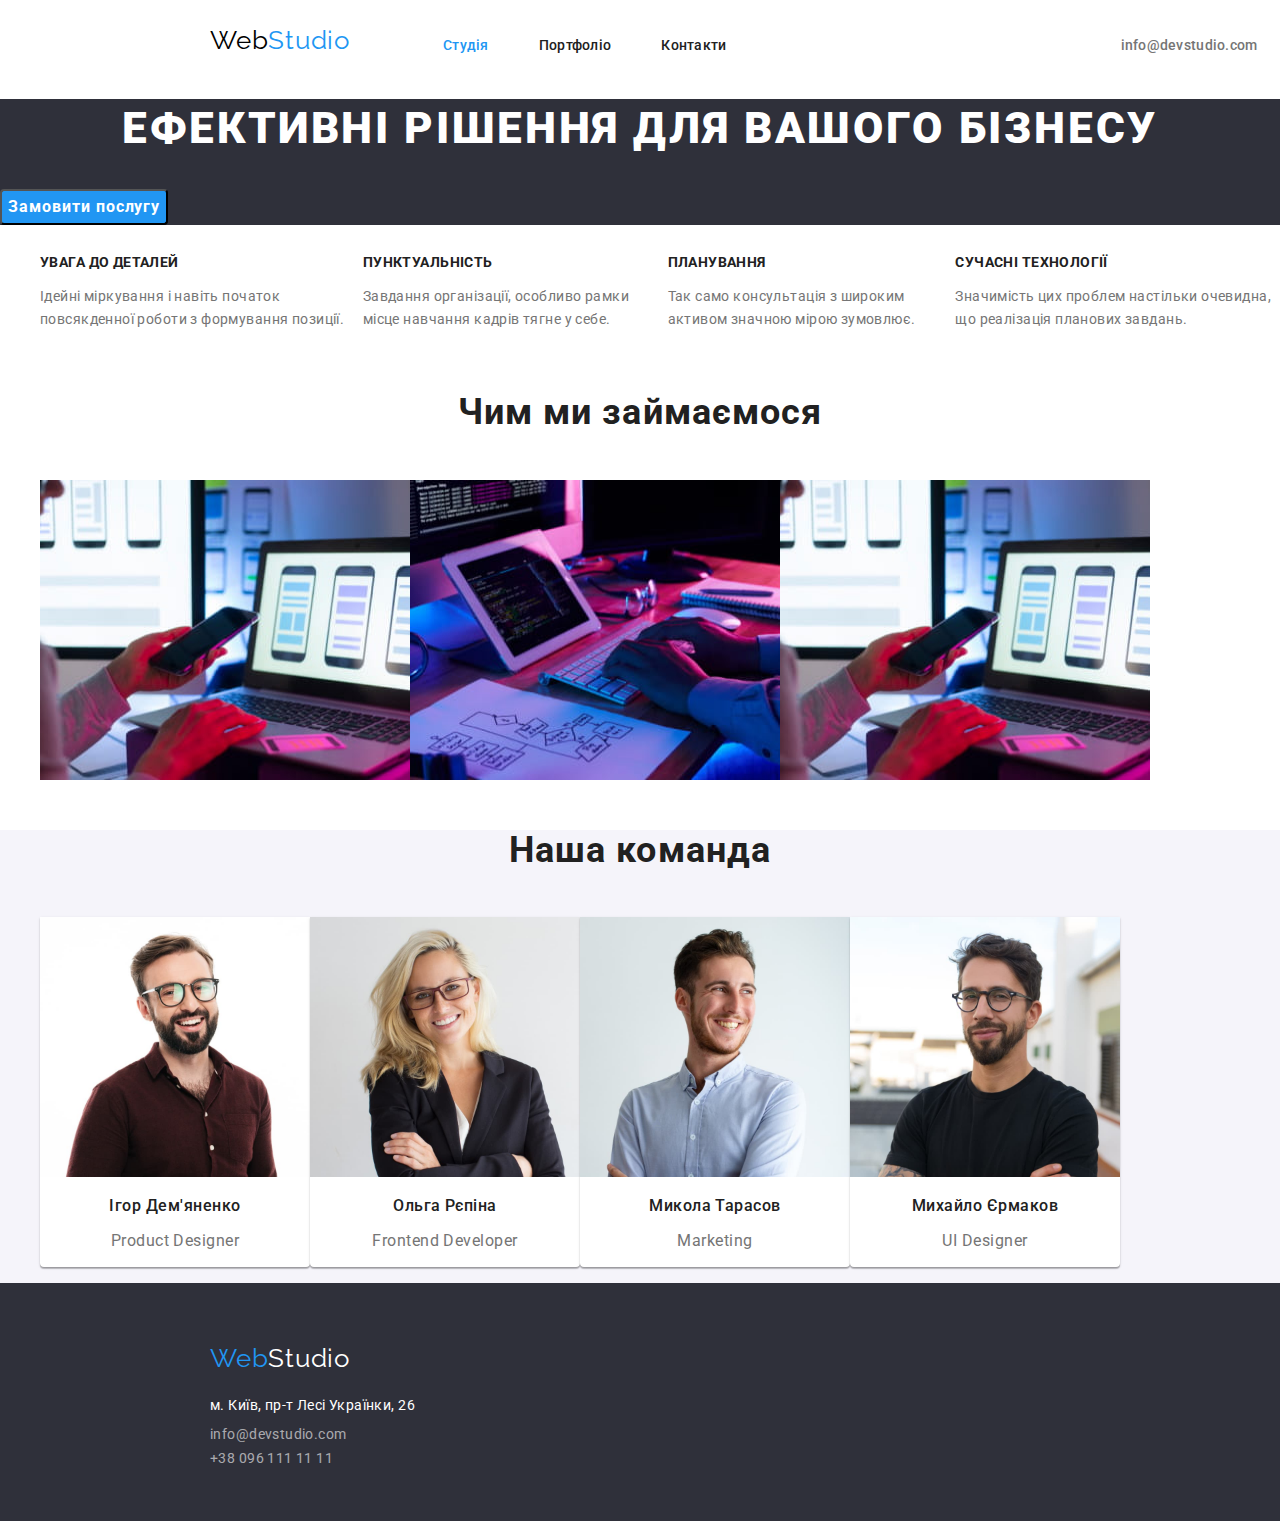
<file: index.html>
<!DOCTYPE html>
<html lang="uk">
  <head>
    <meta charset="UTF-8" />
    <meta http-equiv="X-UA-Compatible" content="IE=edge" />
    <meta name="viewport" content="width=device-width, initial-scale=1.0" />
    <title>WebStudio</title>
    <link rel="stylesheet" href="./css/styles.css" />
    <link rel="preconnect" href="https://fonts.googleapis.com" />
    <link rel="preconnect" href="https://fonts.gstatic.com" crossorigin />
    <link
      href="https://fonts.googleapis.com/css2?family=Raleway:wght@700&family=Roboto:wght@400;500;700;900&display=swap"
      rel="stylesheet"
    />
  </head>
  <body>
    <header class="header-block">
      <a class="logo-hd1" href=""><span class="logo-hd2">Web</span>Studio</a>
      <!--logo-->
      <nav class="navv">
        <!--navig-->
        <ul class="nav-list listdrop">
          <li><a href="./index.html" class="nav-link current">Студія</a></li>
          <li><a href="./portfolio.html" class="nav-link">Портфоліо</a></li>
          <li><a href="" class="nav-link">Контакти</a></li>
        </ul>
      </nav>
      <!--contacts-->
      <ul class="nav-contacts listdrop">
        <li><a href="mailto:info@devstudio.com" class="conthd-link">info@devstudio.com</a></li>
        <li><a href="tel:+380961111111" class="conthd-link">+38 096 111 11 11</a></li>
      </ul>
    </header>

    <main>
      <!--main-headerh1-->
      <div class="main-box">
        <section class="hero">
          <h1 class="hero-header">ЕФЕКТИВНІ РІШЕННЯ ДЛЯ ВАШОГО БІЗНЕСУ</h1>
          <button type="button" class="hero-btn">Замовити послугу</button>
        </section>
      </div>
      <!--h2-perevagi-->
      <section>
        <h2 class="hidden-header">Наші переваги</h2>
        <ul class="benef-list listdrop">
          <li>
            <h3 class="benef-header">УВАГА ДО ДЕТАЛЕЙ</h3>
            <p class="benef-text">
              Ідейні міркування і навіть початок повсякденної роботи з формування позиції.
            </p>
          </li>
          <li>
            <h3 class="benef-header">ПУНКТУАЛЬНІСТЬ</h3>
            <p class="benef-text">
              Завдання організації, особливо рамки місце навчання кадрів тягне у себе.
            </p>
          </li>
          <li>
            <h3 class="benef-header">ПЛАНУВАННЯ</h3>
            <p class="benef-text">
              Так само консультація з широким активом значною мірою зумовлює.
            </p>
          </li>
          <li>
            <h3 class="benef-header">СУЧАСНІ ТЕХНОЛОГІЇ</h3>
            <p class="benef-text">
              Значимість цих проблем настільки очевидна, що реалізація планових завдань.
            </p>
          </li>
        </ul>
      </section>
      <!--tasks-h2-->
      <section>
        <h2 class="m-tittle">Чим ми займаємося</h2>
        <ul class="task-list listdrop">
          <li><img src="images/imgmain1.jpg" width="370" height="300" alt="послуга1" /></li>
          <li><img src="images/imgmain2.jpg" width="370" height="300" alt="послуга2" /></li>
          <li><img src="images/imgmain3.jpg" width="370" height="300" alt="послуга3" /></li>
        </ul>
      </section>
      <!--our-team-h2-->
      <section class="team-box">
        <h2 class="m2-tittle">Наша команда</h2>
        <ul class="team-list listdrop">
          <li class="team-member">
            <img src="images/ihor.jpg" width="270" height="260" alt="ігорфото" />
            <h3 class="team-header">Ігор Дем'яненко</h3>
            <p class="team-text">Product Designer</p>
          </li>
          <li class="team-member">
            <img src="images/olha.jpg" width="270" height="260" alt="ольгафото" />
            <h3 class="team-header">Ольга Рєпіна</h3>
            <p class="team-text">Frontend Developer</p>
          </li>
          <li class="team-member">
            <img src="images/mykola.jpg" width="270" height="260" alt="миколафото" />
            <h3 class="team-header">Микола Тарасов</h3>
            <p class="team-text">Marketing</p>
          </li>
          <li class="team-member">
            <img src="images/myhailo.jpg" width="270" height="260" alt="михайлофото" />
            <h3 class="team-header">Михайло Єрмаков</h3>
            <p class="team-text">UI Designer</p>
          </li>
        </ul>
      </section>
    </main>

    <footer>
      <section class="footer-box">
        <a class="logo-ft1" href=""><span class="logo-ft2">Web</span>Studio</a>
        <ul class="footer-list listdrop">
          <li>
            <address>
              <a href="https://goo.gl/maps/NFk8UUWg3JDeFoCNA" class="adress-link"
                >м. Київ, пр-т Лесі Українки, 26</a
              >
            </address>
          </li>

          <li><a href="mailto:info@devstudio.com" class="footer-link">info@devstudio.com</a></li>
          <li><a href="tel:+380961111111" class="footer-link">+38 096 111 11 11</a></li>
        </ul>
      </section>
    </footer>
  </body>
</html>
</file>
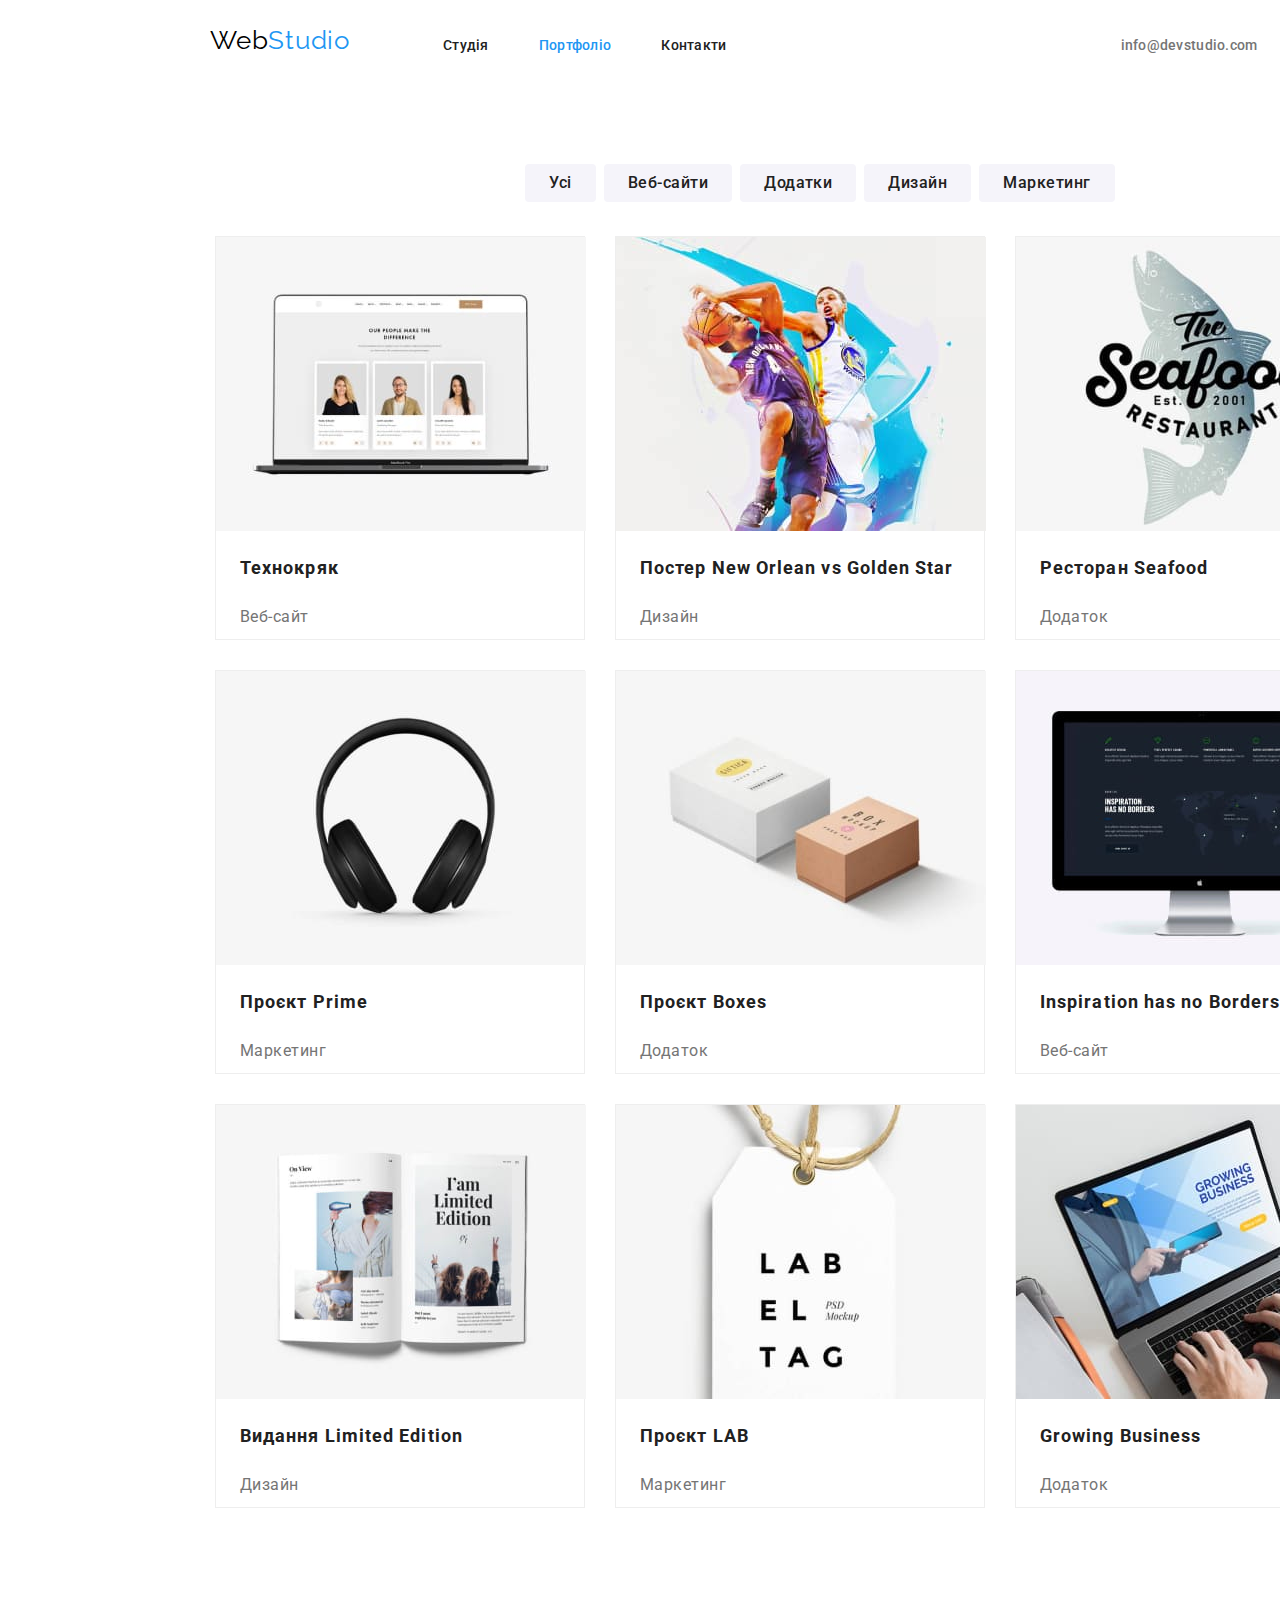
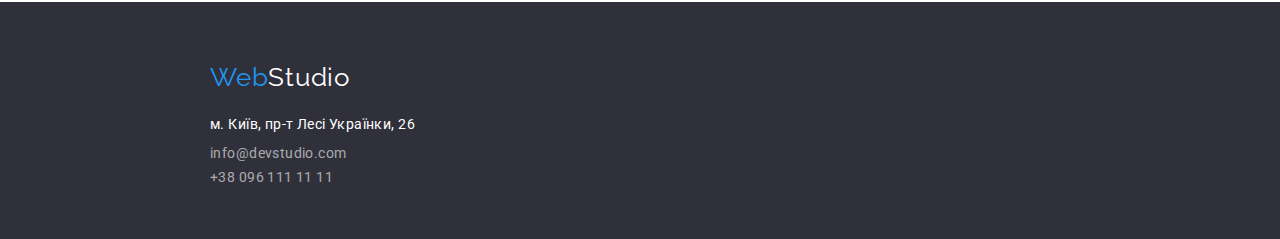
<file: portfolio.html>
<!DOCTYPE html>
<html lang="en">
  <head>
    <meta charset="UTF-8" />
    <meta http-equiv="X-UA-Compatible" content="IE=edge" />
    <meta name="viewport" content="width=device-width, initial-scale=1.0" />
    <title>Portfolio</title>
    <link rel="stylesheet" href="./css/styles.css" />
    <link rel="preconnect" href="https://fonts.googleapis.com" />
    <link rel="preconnect" href="https://fonts.gstatic.com" crossorigin />
    <link
      href="https://fonts.googleapis.com/css2?family=Raleway:wght@700&family=Roboto:wght@400;500;700;900&display=swap"
      rel="stylesheet"
    />
  </head>
  <body>
    <header class="header-block">
      <a class="logo-hd1" href=""><span class="logo-hd2">Web</span>Studio</a>
      <!--logo-->
      <nav class="navv">
        <!--navig-->
        <ul class="nav-list listdrop">
          <li><a href="./index.html" class="nav-link">Студія</a></li>
          <li><a href="./portfolio.html" class="nav-link current">Портфоліо</a></li>
          <li><a href="" class="nav-link">Контакти</a></li>
        </ul>
      </nav>
      <!--contacts-->
      <ul class="nav-contacts listdrop">
        <li><a href="mailto:info@devstudio.com" class="conthd-link">info@devstudio.com</a></li>
        <li><a href="tel:+380961111111" class="conthd-link">+38 096 111 11 11</a></li>
      </ul>
    </header>
    <main>
      <div class="port-box">
        <section class="menu-block">
          <ul class="menu-port">
            <li class="menu-item"><a href="" class="menu-link">Усі</a></li>
            <li class="menu-item"><a href="" class="menu-link">Веб-сайти</a></li>
            <li class="menu-item"><a href="" class="menu-link">Додатки</a></li>
            <li class="menu-item"><a href="" class="menu-link">Дизайн</a></li>
            <li class="menu-item"><a href="" class="menu-link">Маркетинг</a></li>
          </ul>
        </section>
        <ul class="port-list">
          <li class="port-item">
            <img src="images/port-item1.jpg" width="370" height="294" alt="all-item1" />
            <h2>Технокряк</h2>
            <p>Веб-сайт</p>
          </li>

          <li class="port-item">
            <img src="images/port-item2.jpg" width="370" height="294" alt="all-item1" />
            <h2>Постер New Orlean vs Golden Star</h2>
            <p>Дизайн</p>
          </li>

          <li class="port-item">
            <img src="images/port-item3.jpg" width="370" height="294" alt="all-item1" />
            <h2>Ресторан Seafood</h2>
            <p>Додаток</p>
          </li>

          <li class="port-item">
            <img src="images/port-item4.jpg" width="370" height="294" alt="all-item1" />
            <h2>Проєкт Prime</h2>
            <p>Маркетинг</p>
          </li>

          <li class="port-item">
            <img src="images/port-item5.jpg" width="370" height="294" alt="all-item1" />
            <h2>Проєкт Boxes</h2>
            <p>Додаток</p>
          </li>

          <li class="port-item">
            <img src="images/port-item6.jpg" width="370" height="294" alt="all-item1" />
            <h2>Inspiration has no Borders</h2>
            <p>Веб-сайт</p>
          </li>
          <li class="port-item">
            <img src="images/port-item7.jpg" width="370" height="294" alt="all-item1" />
            <h2>Видання Limited Edition</h2>
            <p>Дизайн</p>
          </li>
          <li class="port-item">
            <img src="images/port-item8.jpg" width="370" height="294" alt="all-item1" />
            <h2>Проєкт LAB</h2>
            <p>Маркетинг</p>
          </li>
          <li class="port-item">
            <img src="images/port-item9.jpg" width="370" height="294" alt="all-item1" />
            <h2>Growing Business</h2>
            <p>Додаток</p>
          </li>
        </ul>
      </div>
    </main>
    <footer>
      <section class="footer-box">
        <a class="logo-ft1" href=""><span class="logo-ft2">Web</span>Studio</a>
        <ul class="footer-list listdrop">
          <li>
            <address>
              <a href="https://goo.gl/maps/NFk8UUWg3JDeFoCNA" class="adress-link"
                >м. Київ, пр-т Лесі Українки, 26</a
              >
            </address>
          </li>
          <li><a href="mailto:info@devstudio.com" class="footer-link">info@devstudio.com</a></li>
          <li><a href="tel:+380961111111" class="footer-link">+38 096 111 11 11</a></li>
        </ul>
      </section>
    </footer>
  </body>
</html>
</file>
<file: css/styles.css>
:root {
  --accent-color: #2196f3;
  --mainhead-color: #212121;
  --maintext-color: #757575;
}
*,
*::before,
*::after {
  box-sizing: border-box;
}
body {
  font-family: 'Raleway', sans-serif;
  font-family: 'Roboto', sans-serif;
  color: #212121;
  background-color: #ffffff;
  margin: 0;
  /**#212121 - header-text**/
  /**#757575 - main-text**/
  /**#2196f3 - accent-color**/
  /*##2f303a - secondary-background */
}
/*list-fix*/
.listdrop {
  list-style: none;
}
.nav-list {
  display: flex;
  padding-top: 35px;
  margin-top: 0px;
  padding-left: 93px;
}
.nav-contacts {
  display: inline-flex;
  margin: 0;
  padding-top: 35px;
  padding-left: 344px;
}
.header-block {
  display: inline-flex;
  width: 1600px;
}
/*.navv {
  display: inline-flex;
  margin-left: 215px;
}*/
/*.nav-list {
  display: inline-flex;
  margin-top: 32px;
  margin-left: 188px;
  gap: 50px;
}
.nav-contacts {
  margin-top: 32px;
  display: inline-flex;
  gap: 50px;
  margin-left: 344px;
  margin-right: 215px;
}
/*header*/
.logo-hd1 {
  font-family: Raleway;
  font-size: 26px;
  line-height: 1.2;
  letter-spacing: 0.03em;
  text-decoration: none;
  padding-top: 25px;
  padding-left: 210px;

  color: var(--accent-color);
}
.logo-hd2 {
  font-family: Raleway;
  font-size: 26px;
  line-height: 1.2;
  letter-spacing: 0.03em;
  text-decoration: none;
  padding-top: 25px;
  margin-top: 0px;

  color: #000000;
}
.nav-list .nav-link {
  font-weight: 500;
  font-size: 14px;
  line-height: 1.15;
  letter-spacing: 0.02em;
  text-decoration: none;
  padding-right: 50px;

  color: var(--mainhead-color);
}
.nav-contacts .conthd-link {
  font-weight: 500;
  font-size: 14px;
  line-height: 1.15;
  letter-spacing: 0.02em;
  text-decoration: none;
  padding-right: 50px;

  color: var(--maintext-color);
}
.nav-list .nav-link:hover,
.nav-list .nav-link:focus {
  color: var(--accent-color);
}
.nav-contacts .conthd-link:hover,
.nav-contacts .conthd-link:focus {
  color: var(--accent-color);
}
.nav-list .nav-link.current {
  color: var(--accent-color);
}
/*main-hero+benefits*/
.main-box {
  background-color: #2f303a;
}
.hero-header {
  font-weight: 900;
  font-size: 44px;
  line-height: 1.36;
  letter-spacing: 0.06em;
  text-align: center;

  color: #ffffff;
}
.hero-btn {
  font-family: inherit;
  font-weight: 700;
  font-size: 16px;
  line-height: 1.87;
  display: block;
  cursor: pointer;
  border-radius: 4px;
  text-align: center;
  letter-spacing: 0.06em;
  color: #ffffff;
  background-color: var(--accent-color);
}

.hero-btn:hover,
.hero-btn:focus {
  text-shadow: 0px 4px 4px rgba(0, 0, 0, 0.25);
  box-shadow: 0px 4px 4px rgba(0, 0, 0, 0.15);
  border-radius: 4px;
}
.hidden-header {
  position: absolute;
  width: 1px;
  height: 1px;
  margin: -1px;
  border: 0;
  padding: 0;
  white-space: nowrap;
  clip-path: inset(100%);
  clip: rect(0 0 0 0);
  overflow: hidden;
}
.benef-list {
  display: inline-flex;
}
.benef-list .benef-header {
  font-size: 14px;
  line-height: 1.14;
  letter-spacing: 0.03em;

  color: var(--mainhead-color);
}
.benef-list .benef-text {
  font-size: 14px;
  line-height: 1.7;
  /* or 171% */
  letter-spacing: 0.03em;

  color: var(--maintext-color);
}
.m-tittle {
  font-size: 36px;
  line-height: 1.16;
  letter-spacing: 0.03em;
  text-align: center;

  color: var(--mainhead-color);
}
.task-list {
  display: inline-flex;
}
/*team*/
.team-box {
  background-color: #f5f4fa;
}
.m2-tittle {
  font-size: 36px;
  line-height: 1.16;
  letter-spacing: 0.03em;
  text-align: center;

  color: var(--mainhead-color);
}
.team-list .team-member {
  background-color: #ffffff;
  box-shadow: 0px 1px 3px rgba(0, 0, 0, 0.12), 0px 1px 1px rgba(0, 0, 0, 0.14),
    0px 2px 1px rgba(0, 0, 0, 0.2);
  border-radius: 0px 0px 4px 4px;
}
.team-member .team-header {
  font-weight: 500;
  font-size: 16px;
  line-height: 1.18;
  letter-spacing: 0.03em;

  color: var(--mainhead-color);
}
.team-member .team-text {
  font-size: 16px;
  line-height: 1.18;
  letter-spacing: 0.03em;

  color: var(--maintext-color);
}
.team-list {
  display: inline-flex;
  text-align: center;
}
/* !@!!!!!!!!!!!!!!!!!!!!!!!!!!!!!!! */
/*.team-list {
  text-align: center;
  display: flex;
  padding: 15px;
  margin: 0;
  display: flex;
  flex-direction: row;
  /* Make a flex container multiline */
/*flex-wrap: wrap;
  /* Set gap between rows and columns */
/*gap: 30px;
  padding: 0;
}
/*footer*/
.footer-box {
  background-color: #2f303a;
  width: 1600;
}
.logo-ft1 {
  font-family: Raleway;
  font-size: 26px;
  line-height: 1.2;
  letter-spacing: 0.03em;
  text-decoration: none;
  padding-left: 210px;
  padding-top: 60px;
  display: block;

  color: #ffffff;
}
.logo-ft2 {
  font-family: Raleway;
  font-size: 26px;
  line-height: 1.19;
  letter-spacing: 0.03em;
  text-decoration: none;
  color: var(--accent-color);
}
.footer-list .adress-link {
  font-style: normal;
  font-size: 14px;
  line-height: 1.7;
  letter-spacing: 0.03em;
  text-decoration: none;
  padding-bottom: 5px;
  display: block;

  color: #ffffff;
}
.footer-list .footer-link {
  font-size: 14px;
  line-height: 1.7;
  /* or 171% */
  letter-spacing: 0.03em;
  text-decoration: none;
  display: block;

  color: rgba(255, 255, 255, 0.6);
}
.footer-list {
  margin-top: 0px;
  padding-top: 20px;
  padding-left: 210px;
  padding-bottom: 50px;
  margin-bottom: 0px;
  display: block;
}
.footer-list .footer-link:hover,
.footer-list .footer-link:focus {
  color: var(--accent-color);
}
/* portolio-html */
.menu-block {
  margin-top: 94px;
  margin-left: auto;
  margin-right: auto;
}
.menu-port {
  list-style: none;
  border-radius: 4px;
  /*  Making ul.menu a Flex container  */
  display: flex;
  justify-content: center;
  margin-bottom: 34px;
}
.menu-port > .menu-item:not(:last-child) {
  margin-right: 8px;
}
.menu-port .menu-link {
  display: inline-block;
  border-radius: 4px;
  font-weight: 500;
  font-size: 16px;
  line-height: 1.62;
  padding: 6px 24px;
  /* identical to box height, or 162% */

  text-align: center;
  letter-spacing: 0.03em;
  text-decoration: none;
  color: #212121;
  background-color: #f5f4fa;
}
.menu-port .menu-link:hover,
.menu-port .menu-link:focus {
  color: #fff;
  background-color: var(--accent-color);
}
.port-box {
  width: 1170px;
  margin: 0 215px;
}
.port-list {
  display: flex;
  /* Make a flex container multiline */
  flex-wrap: wrap;
  /* Set gap between rows and columns */
  gap: 30px;
  margin-bottom: 94px;
  padding: 0;
  list-style: none;
}
.port-item h2 {
  font-size: 18px;
  line-height: 2;
  padding-left: 24px;

  letter-spacing: 0.06em;

  color: var(--mainhead-color);
}

.port-item p {
  font-size: 16px;
  line-height: 1.87;
  letter-spacing: 0.03em;
  padding-left: 24px;

  color: var(--maintext-color);
}

.port-item {
  /*  Set the width of the elements  */
  flex: wrap;
  width: 370px;
  height: 404px;

  background: #ffffff;
  border: 1px solid #eeeeee;
}
</file>
